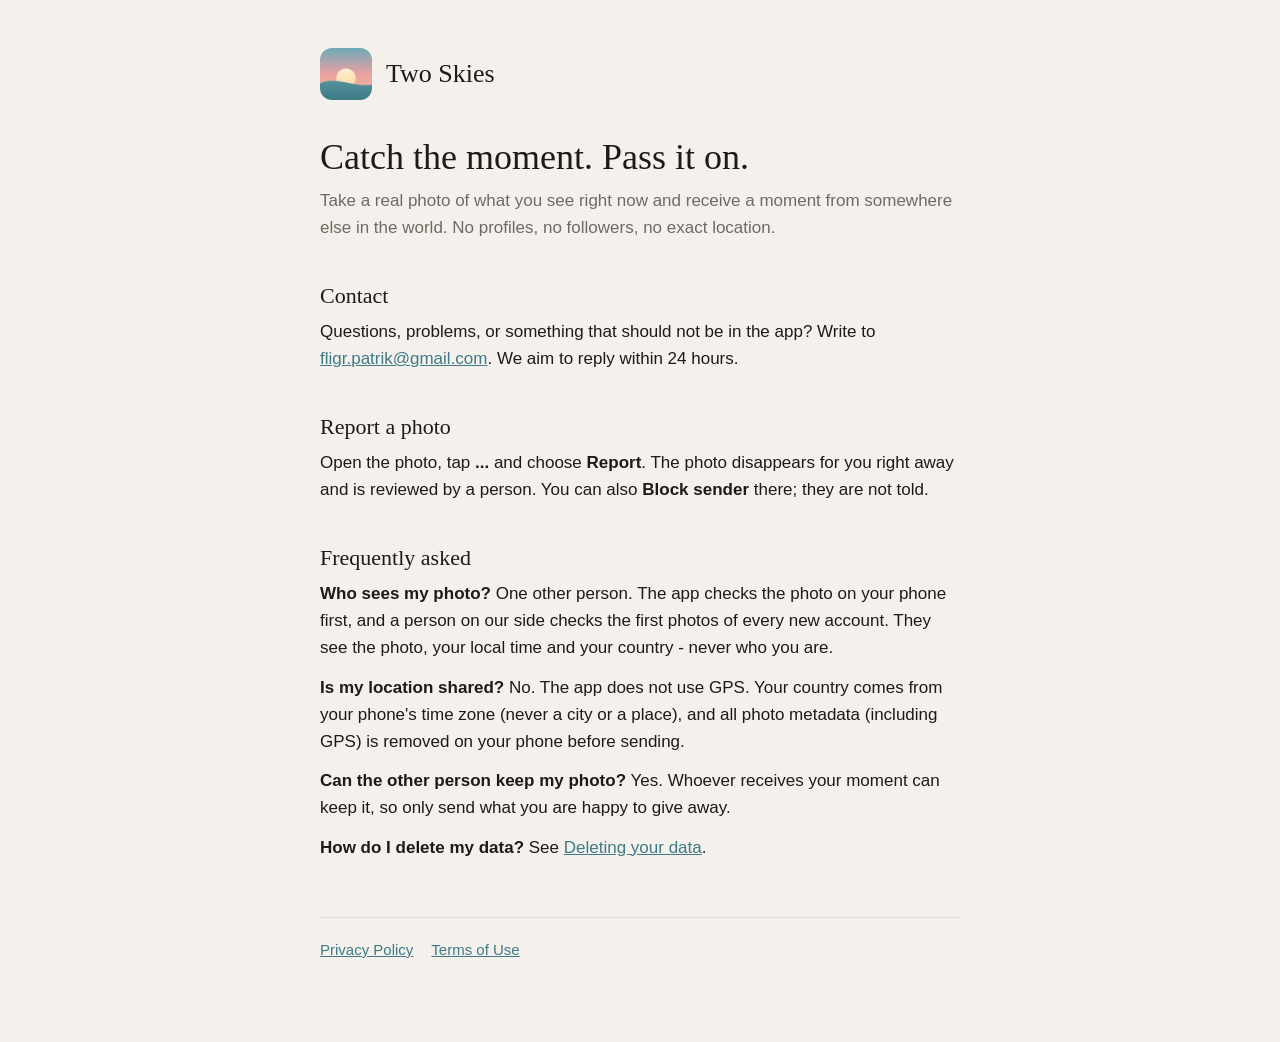
<file: index.html>
<!doctype html>
<html lang="en">
<head>
  <meta charset="utf-8">
  <meta name="viewport" content="width=device-width, initial-scale=1">
  <title>Two Skies - Support</title>
  <link rel="stylesheet" href="style.css">
</head>
<body>
<main>
  <header><img src="icon.png" alt=""><a href="index.html">Two Skies</a></header>

  <h1>Catch the moment. Pass it on.</h1>
  <p class="muted">Take a real photo of what you see right now and receive a moment from somewhere else in the world. No profiles, no followers, no exact location.</p>

  <h2>Contact</h2>
  <p>Questions, problems, or something that should not be in the app? Write to <a href="mailto:fligr.patrik@gmail.com">fligr.patrik@gmail.com</a>. We aim to reply within 24 hours.</p>

  <h2>Report a photo</h2>
  <p>Open the photo, tap <strong>...</strong> and choose <strong>Report</strong>. The photo disappears for you right away and is reviewed by a person. You can also <strong>Block sender</strong> there; they are not told.</p>

  <h2>Frequently asked</h2>
  <p><strong>Who sees my photo?</strong> One other person. The app checks the photo on your phone first, and a person on our side checks the first photos of every new account. They see the photo, your local time and your country - never who you are.</p>
  <p><strong>Is my location shared?</strong> No. The app does not use GPS. Your country comes from your phone's time zone (never a city or a place), and all photo metadata (including GPS) is removed on your phone before sending.</p>
  <p><strong>Can the other person keep my photo?</strong> Yes. Whoever receives your moment can keep it, so only send what you are happy to give away.</p>
  <p><strong>How do I delete my data?</strong> See <a href="privacy.html#delete">Deleting your data</a>.</p>

  <nav><a href="privacy.html">Privacy Policy</a><a href="terms.html">Terms of Use</a></nav>
</main>
</body>
</html>
</file>
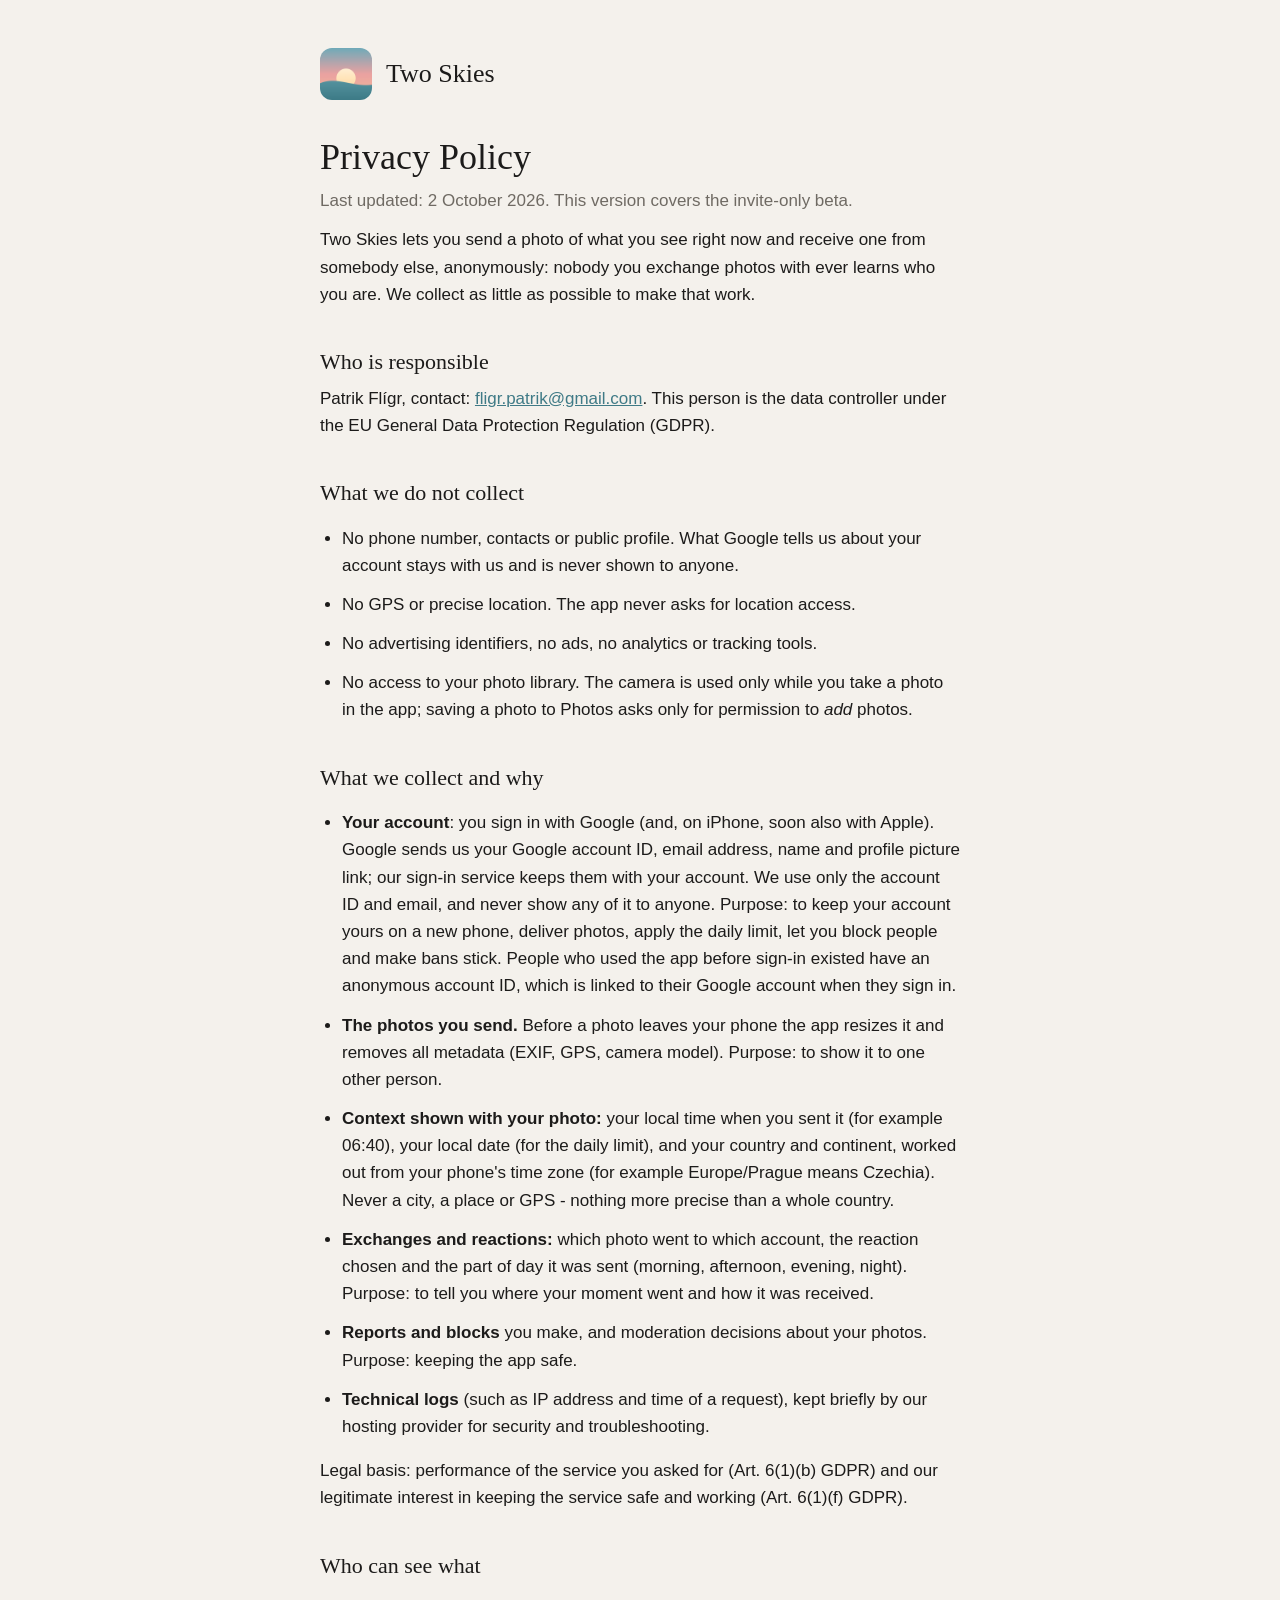
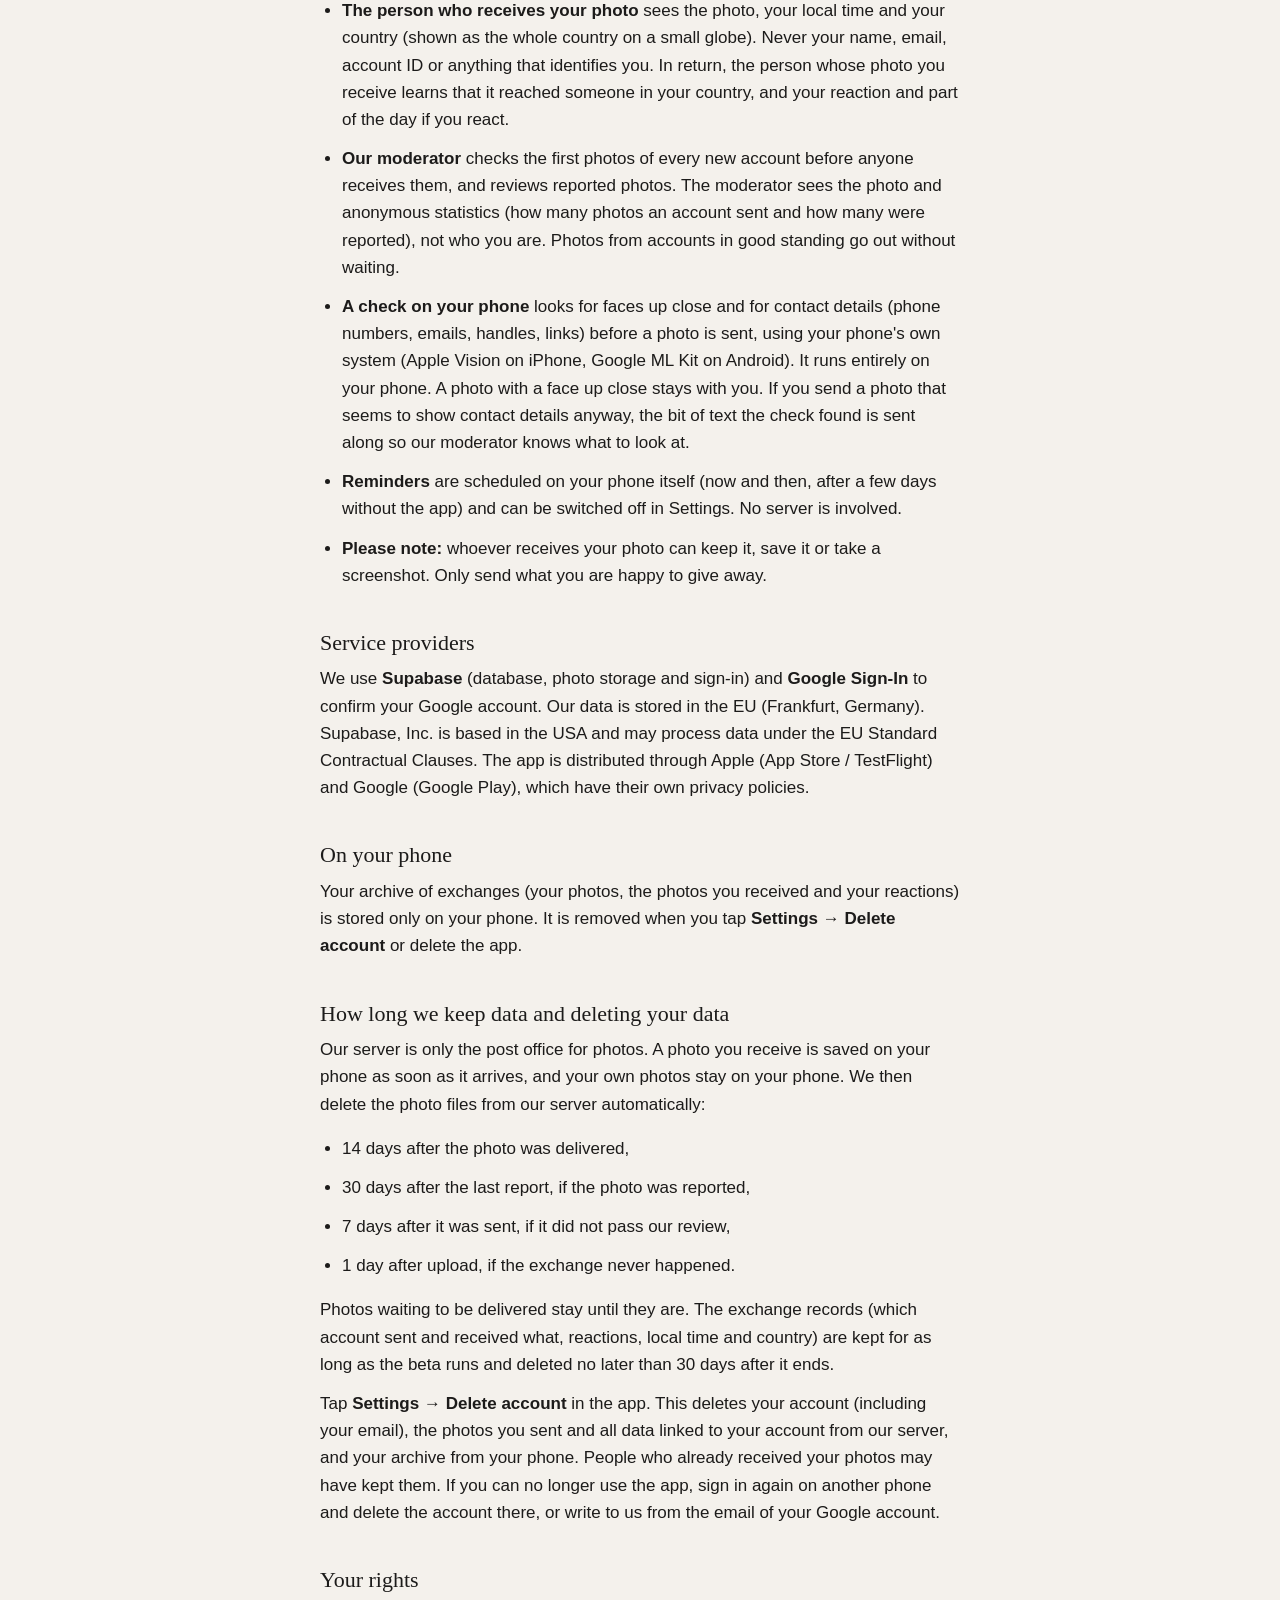
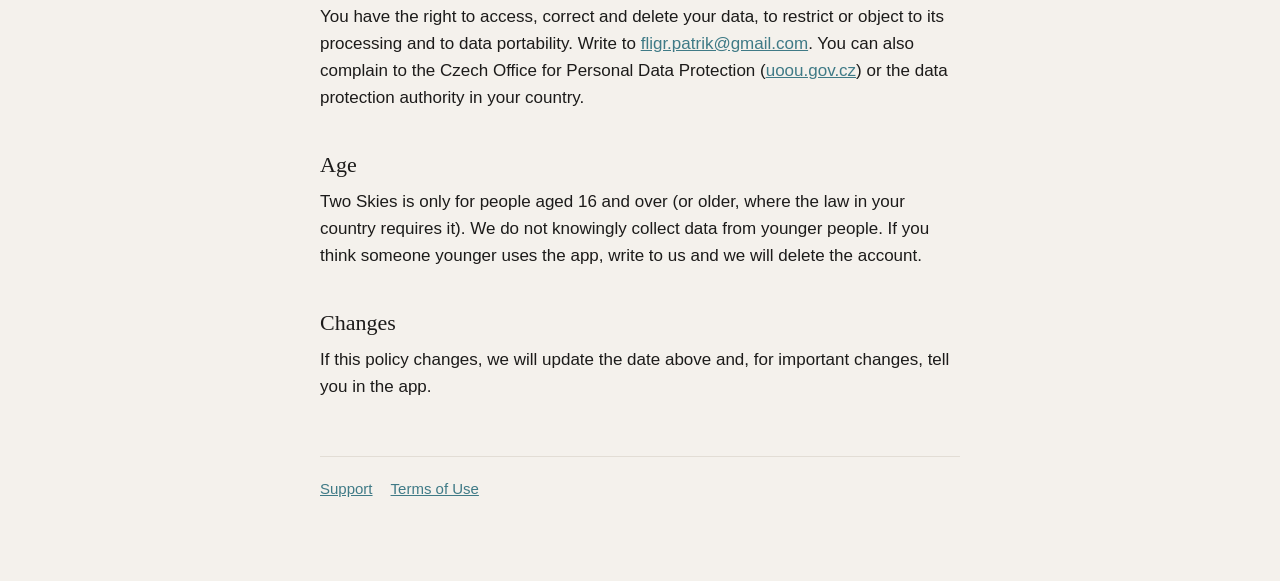
<file: privacy.html>
<!doctype html>
<html lang="en">
<head>
  <meta charset="utf-8">
  <meta name="viewport" content="width=device-width, initial-scale=1">
  <title>Two Skies - Privacy Policy</title>
  <link rel="stylesheet" href="style.css">
</head>
<body>
<main>
  <header><img src="icon.png" alt=""><a href="index.html">Two Skies</a></header>

  <h1>Privacy Policy</h1>
  <p class="muted">Last updated: 2 October 2026. This version covers the invite-only beta.</p>

  <p>Two Skies lets you send a photo of what you see right now and receive one from somebody else, anonymously: nobody you exchange photos with ever learns who you are. We collect as little as possible to make that work.</p>

  <h2>Who is responsible</h2>
  <p>Patrik Fl&iacute;gr, contact: <a href="mailto:fligr.patrik@gmail.com">fligr.patrik@gmail.com</a>. This person is the data controller under the EU General Data Protection Regulation (GDPR).</p>

  <h2>What we do not collect</h2>
  <ul>
    <li>No phone number, contacts or public profile. What Google tells us about your account stays with us and is never shown to anyone.</li>
    <li>No GPS or precise location. The app never asks for location access.</li>
    <li>No advertising identifiers, no ads, no analytics or tracking tools.</li>
    <li>No access to your photo library. The camera is used only while you take a photo in the app; saving a photo to Photos asks only for permission to <em>add</em> photos.</li>
  </ul>

  <h2>What we collect and why</h2>
  <ul>
    <li><strong>Your account</strong>: you sign in with Google (and, on iPhone, soon also with Apple). Google sends us your Google account ID, email address, name and profile picture link; our sign-in service keeps them with your account. We use only the account ID and email, and never show any of it to anyone. Purpose: to keep your account yours on a new phone, deliver photos, apply the daily limit, let you block people and make bans stick. People who used the app before sign-in existed have an anonymous account ID, which is linked to their Google account when they sign in.</li>
    <li><strong>The photos you send.</strong> Before a photo leaves your phone the app resizes it and removes all metadata (EXIF, GPS, camera model). Purpose: to show it to one other person.</li>
    <li><strong>Context shown with your photo:</strong> your local time when you sent it (for example 06:40), your local date (for the daily limit), and your country and continent, worked out from your phone's time zone (for example Europe/Prague means Czechia). Never a city, a place or GPS - nothing more precise than a whole country.</li>
    <li><strong>Exchanges and reactions:</strong> which photo went to which account, the reaction chosen and the part of day it was sent (morning, afternoon, evening, night). Purpose: to tell you where your moment went and how it was received.</li>
    <li><strong>Reports and blocks</strong> you make, and moderation decisions about your photos. Purpose: keeping the app safe.</li>
    <li><strong>Technical logs</strong> (such as IP address and time of a request), kept briefly by our hosting provider for security and troubleshooting.</li>
  </ul>
  <p>Legal basis: performance of the service you asked for (Art. 6(1)(b) GDPR) and our legitimate interest in keeping the service safe and working (Art. 6(1)(f) GDPR).</p>

  <h2>Who can see what</h2>
  <ul>
    <li><strong>The person who receives your photo</strong> sees the photo, your local time and your country (shown as the whole country on a small globe). Never your name, email, account ID or anything that identifies you. In return, the person whose photo you receive learns that it reached someone in your country, and your reaction and part of the day if you react.</li>
    <li><strong>Our moderator</strong> checks the first photos of every new account before anyone receives them, and reviews reported photos. The moderator sees the photo and anonymous statistics (how many photos an account sent and how many were reported), not who you are. Photos from accounts in good standing go out without waiting.</li>
    <li><strong>A check on your phone</strong> looks for faces up close and for contact details (phone numbers, emails, handles, links) before a photo is sent, using your phone's own system (Apple Vision on iPhone, Google ML Kit on Android). It runs entirely on your phone. A photo with a face up close stays with you. If you send a photo that seems to show contact details anyway, the bit of text the check found is sent along so our moderator knows what to look at.</li>
    <li><strong>Reminders</strong> are scheduled on your phone itself (now and then, after a few days without the app) and can be switched off in Settings. No server is involved.</li>
    <li><strong>Please note:</strong> whoever receives your photo can keep it, save it or take a screenshot. Only send what you are happy to give away.</li>
  </ul>

  <h2>Service providers</h2>
  <p>We use <strong>Supabase</strong> (database, photo storage and sign-in) and <strong>Google Sign-In</strong> to confirm your Google account. Our data is stored in the EU (Frankfurt, Germany). Supabase, Inc. is based in the USA and may process data under the EU Standard Contractual Clauses. The app is distributed through Apple (App Store / TestFlight) and Google (Google Play), which have their own privacy policies.</p>

  <h2>On your phone</h2>
  <p>Your archive of exchanges (your photos, the photos you received and your reactions) is stored only on your phone. It is removed when you tap <strong>Settings &rarr; Delete account</strong> or delete the app.</p>

  <h2 id="delete">How long we keep data and deleting your data</h2>
  <p>Our server is only the post office for photos. A photo you receive is saved on your phone as soon as it arrives, and your own photos stay on your phone. We then delete the photo files from our server automatically:</p>
  <ul>
    <li>14 days after the photo was delivered,</li>
    <li>30 days after the last report, if the photo was reported,</li>
    <li>7 days after it was sent, if it did not pass our review,</li>
    <li>1 day after upload, if the exchange never happened.</li>
  </ul>
  <p>Photos waiting to be delivered stay until they are. The exchange records (which account sent and received what, reactions, local time and country) are kept for as long as the beta runs and deleted no later than 30 days after it ends.</p>
  <p>Tap <strong>Settings &rarr; Delete account</strong> in the app. This deletes your account (including your email), the photos you sent and all data linked to your account from our server, and your archive from your phone. People who already received your photos may have kept them. If you can no longer use the app, sign in again on another phone and delete the account there, or write to us from the email of your Google account.</p>

  <h2>Your rights</h2>
  <p>You have the right to access, correct and delete your data, to restrict or object to its processing and to data portability. Write to <a href="mailto:fligr.patrik@gmail.com">fligr.patrik@gmail.com</a>. You can also complain to the Czech Office for Personal Data Protection (<a href="https://uoou.gov.cz">uoou.gov.cz</a>) or the data protection authority in your country.</p>

  <h2>Age</h2>
  <p>Two Skies is only for people aged 16 and over (or older, where the law in your country requires it). We do not knowingly collect data from younger people. If you think someone younger uses the app, write to us and we will delete the account.</p>

  <h2>Changes</h2>
  <p>If this policy changes, we will update the date above and, for important changes, tell you in the app.</p>

  <nav><a href="index.html">Support</a><a href="terms.html">Terms of Use</a></nav>
</main>
</body>
</html>
</file>
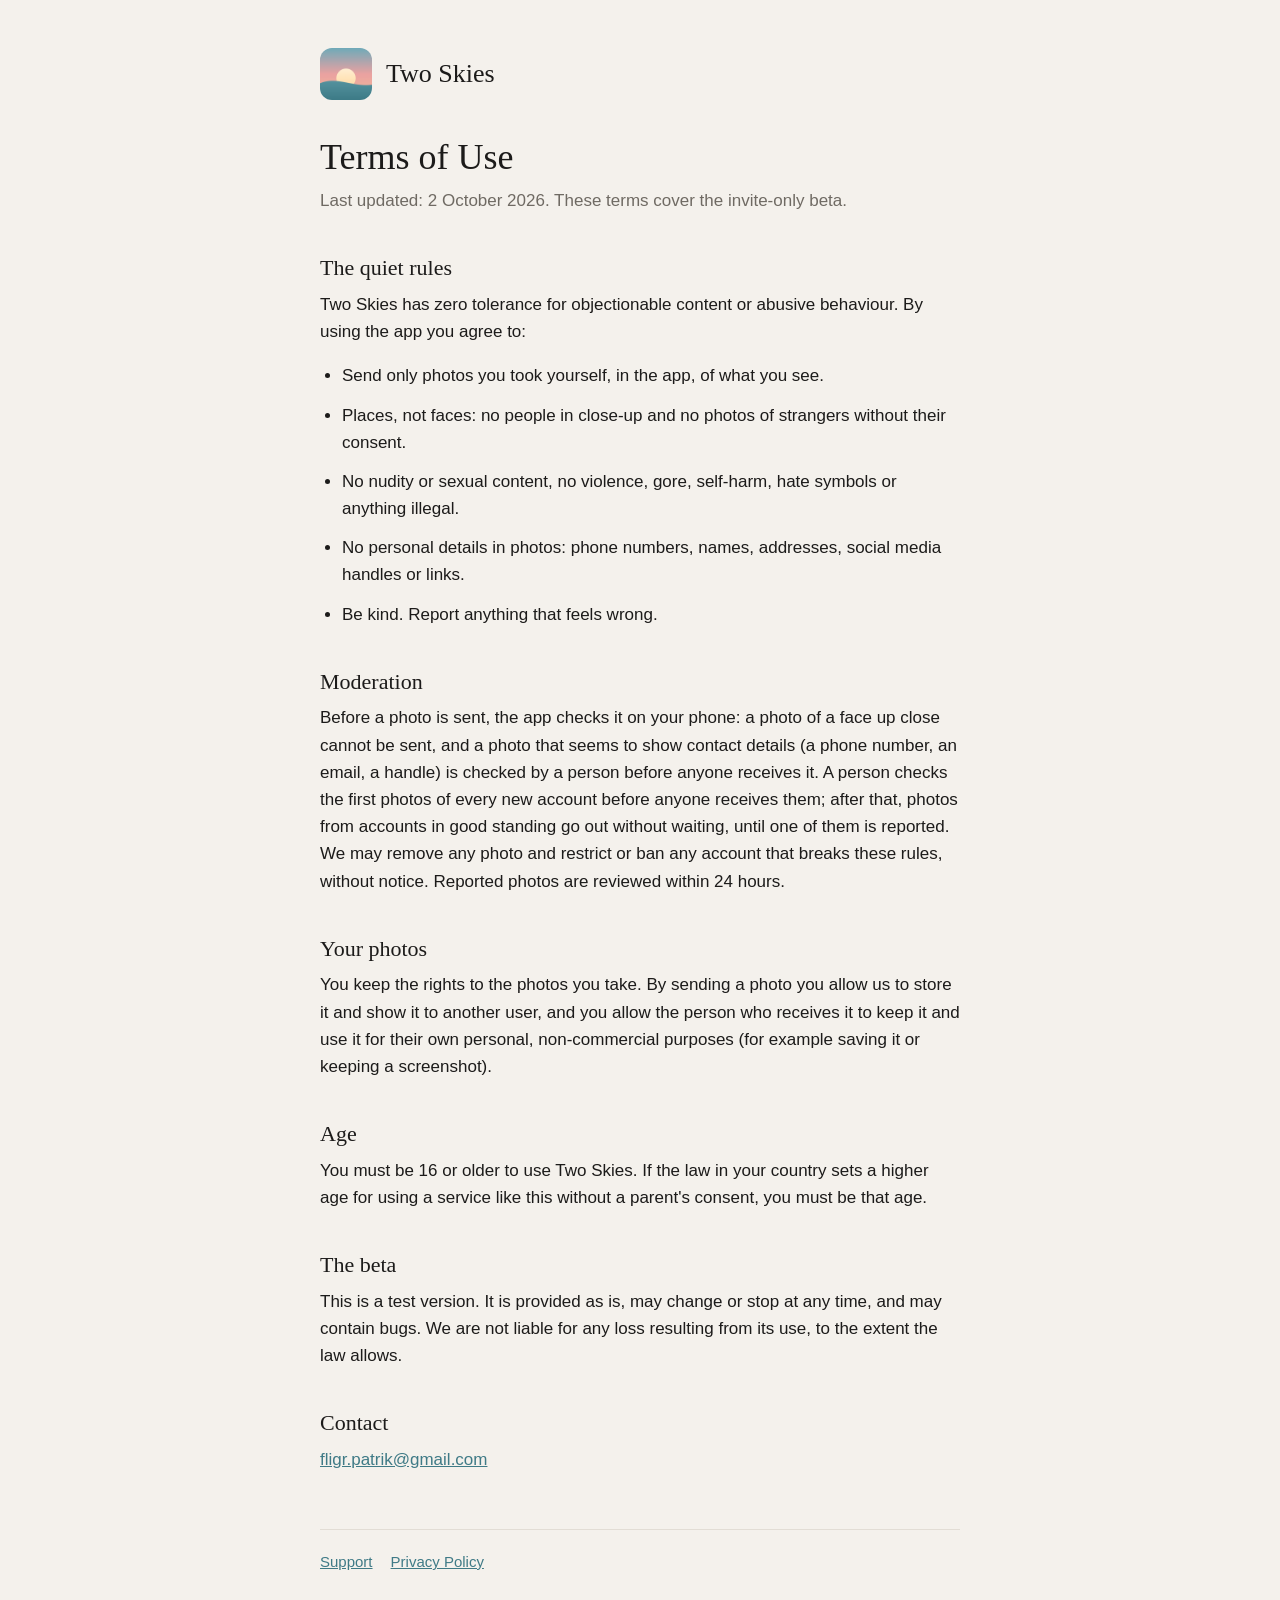
<file: terms.html>
<!doctype html>
<html lang="en">
<head>
  <meta charset="utf-8">
  <meta name="viewport" content="width=device-width, initial-scale=1">
  <title>Two Skies - Terms of Use</title>
  <link rel="stylesheet" href="style.css">
</head>
<body>
<main>
  <header><img src="icon.png" alt=""><a href="index.html">Two Skies</a></header>

  <h1>Terms of Use</h1>
  <p class="muted">Last updated: 2 October 2026. These terms cover the invite-only beta.</p>

  <h2>The quiet rules</h2>
  <p>Two Skies has zero tolerance for objectionable content or abusive behaviour. By using the app you agree to:</p>
  <ul>
    <li>Send only photos you took yourself, in the app, of what you see.</li>
    <li>Places, not faces: no people in close-up and no photos of strangers without their consent.</li>
    <li>No nudity or sexual content, no violence, gore, self-harm, hate symbols or anything illegal.</li>
    <li>No personal details in photos: phone numbers, names, addresses, social media handles or links.</li>
    <li>Be kind. Report anything that feels wrong.</li>
  </ul>

  <h2>Moderation</h2>
  <p>Before a photo is sent, the app checks it on your phone: a photo of a face up close cannot be sent, and a photo that seems to show contact details (a phone number, an email, a handle) is checked by a person before anyone receives it. A person checks the first photos of every new account before anyone receives them; after that, photos from accounts in good standing go out without waiting, until one of them is reported. We may remove any photo and restrict or ban any account that breaks these rules, without notice. Reported photos are reviewed within 24 hours.</p>

  <h2>Your photos</h2>
  <p>You keep the rights to the photos you take. By sending a photo you allow us to store it and show it to another user, and you allow the person who receives it to keep it and use it for their own personal, non-commercial purposes (for example saving it or keeping a screenshot).</p>

  <h2>Age</h2>
  <p>You must be 16 or older to use Two Skies. If the law in your country sets a higher age for using a service like this without a parent's consent, you must be that age.</p>

  <h2>The beta</h2>
  <p>This is a test version. It is provided as is, may change or stop at any time, and may contain bugs. We are not liable for any loss resulting from its use, to the extent the law allows.</p>

  <h2>Contact</h2>
  <p><a href="mailto:fligr.patrik@gmail.com">fligr.patrik@gmail.com</a></p>

  <nav><a href="index.html">Support</a><a href="privacy.html">Privacy Policy</a></nav>
</main>
</body>
</html>
</file>
<file: style.css>
:root {
  --paper: #f4f1ec;
  --ink: #1c1b1a;
  --muted: #6f6a63;
  --line: #e2ddd5;
  --accent: #3f7a86;
}
@media (prefers-color-scheme: dark) {
  :root {
    --paper: #0f0f11;
    --ink: #edeae4;
    --muted: #9a958e;
    --line: #2a2a2e;
    --accent: #7fb4bf;
  }
}
* { box-sizing: border-box; }
body {
  margin: 0;
  background: var(--paper);
  color: var(--ink);
  font: 17px/1.6 -apple-system, BlinkMacSystemFont, "Segoe UI", Roboto, sans-serif;
}
main { max-width: 680px; margin: 0 auto; padding: 48px 20px 80px; }
header { display: flex; align-items: center; gap: 14px; margin-bottom: 36px; }
header img { width: 52px; height: 52px; border-radius: 12px; }
header a { color: inherit; text-decoration: none; font: 26px Georgia, serif; }
h1 { font: 400 36px/1.2 Georgia, serif; margin: 0 0 8px; }
h2 { font: 400 22px/1.3 Georgia, serif; margin: 40px 0 8px; }
p, li { margin: 0 0 12px; }
ul { padding-left: 22px; }
.muted { color: var(--muted); }
a { color: var(--accent); }
nav { margin-top: 56px; padding-top: 20px; border-top: 1px solid var(--line); font-size: 15px; }
nav a { margin-right: 18px; }
</file>
